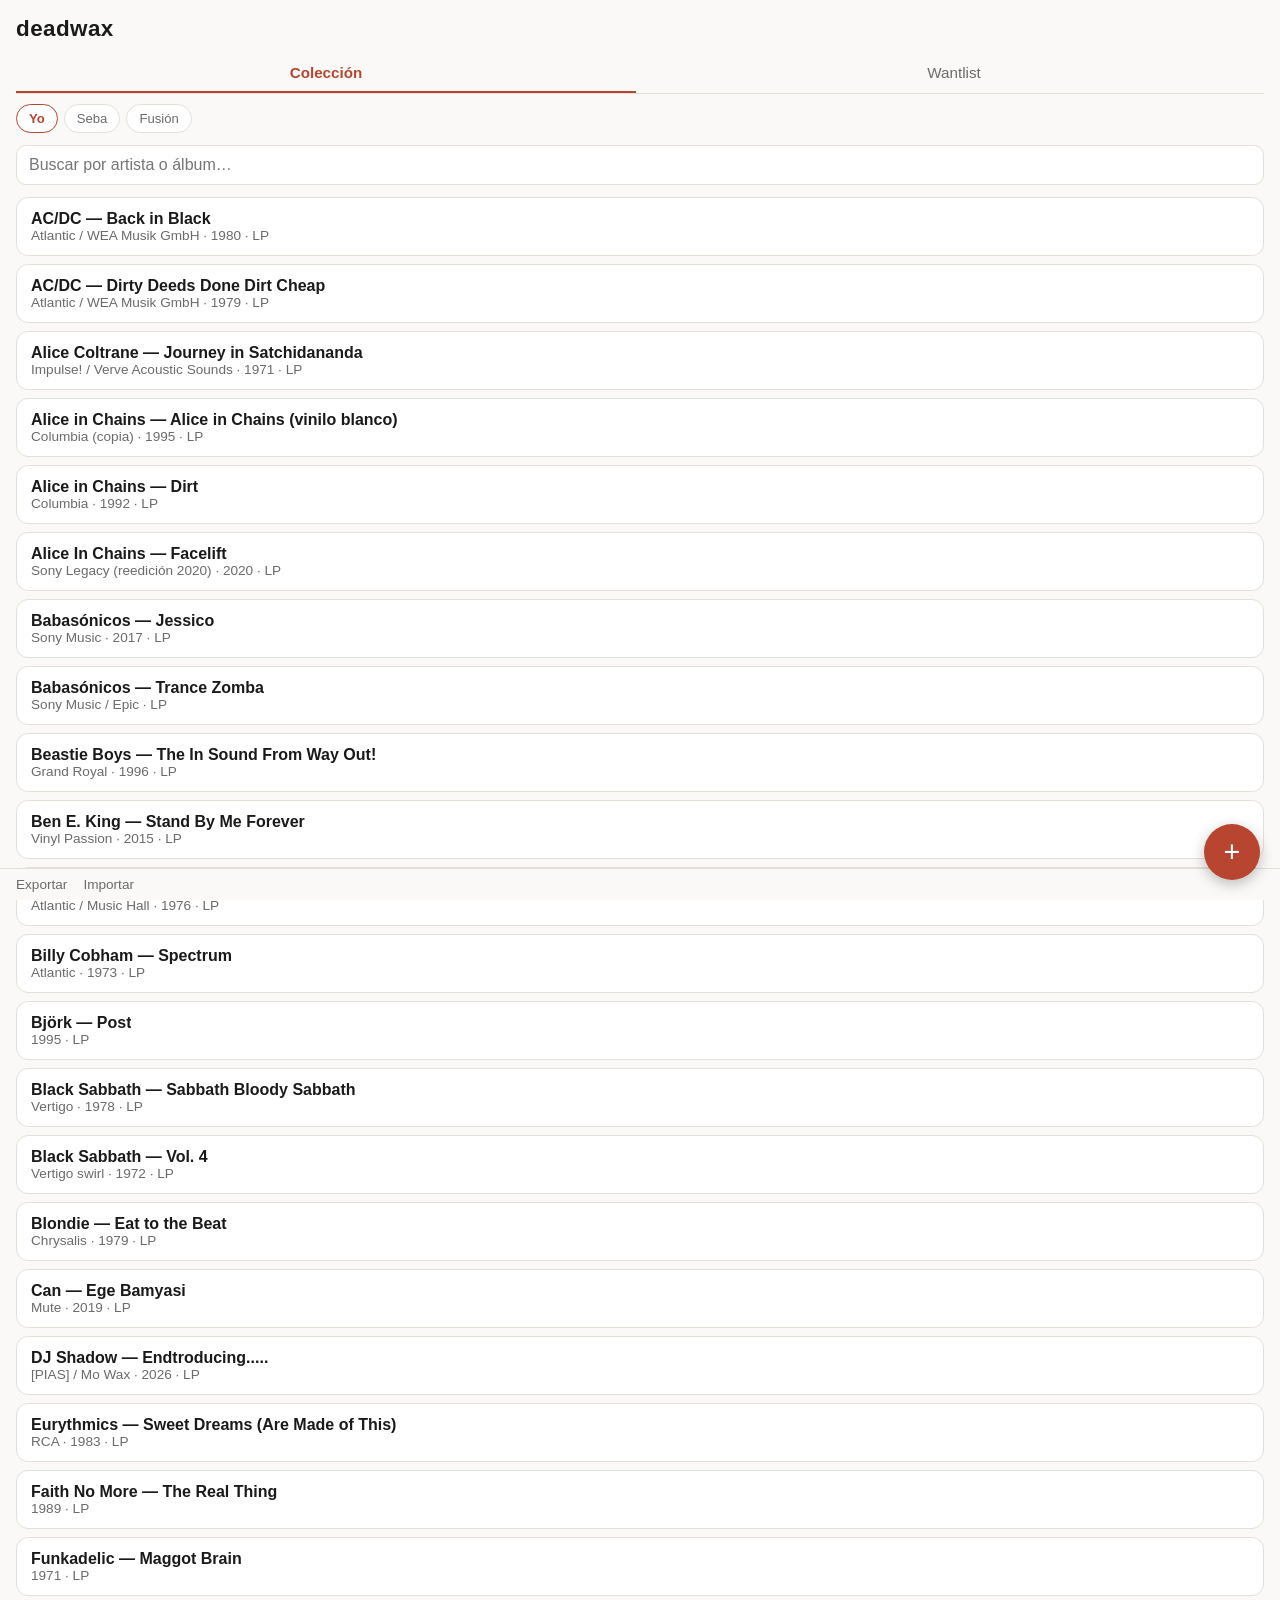
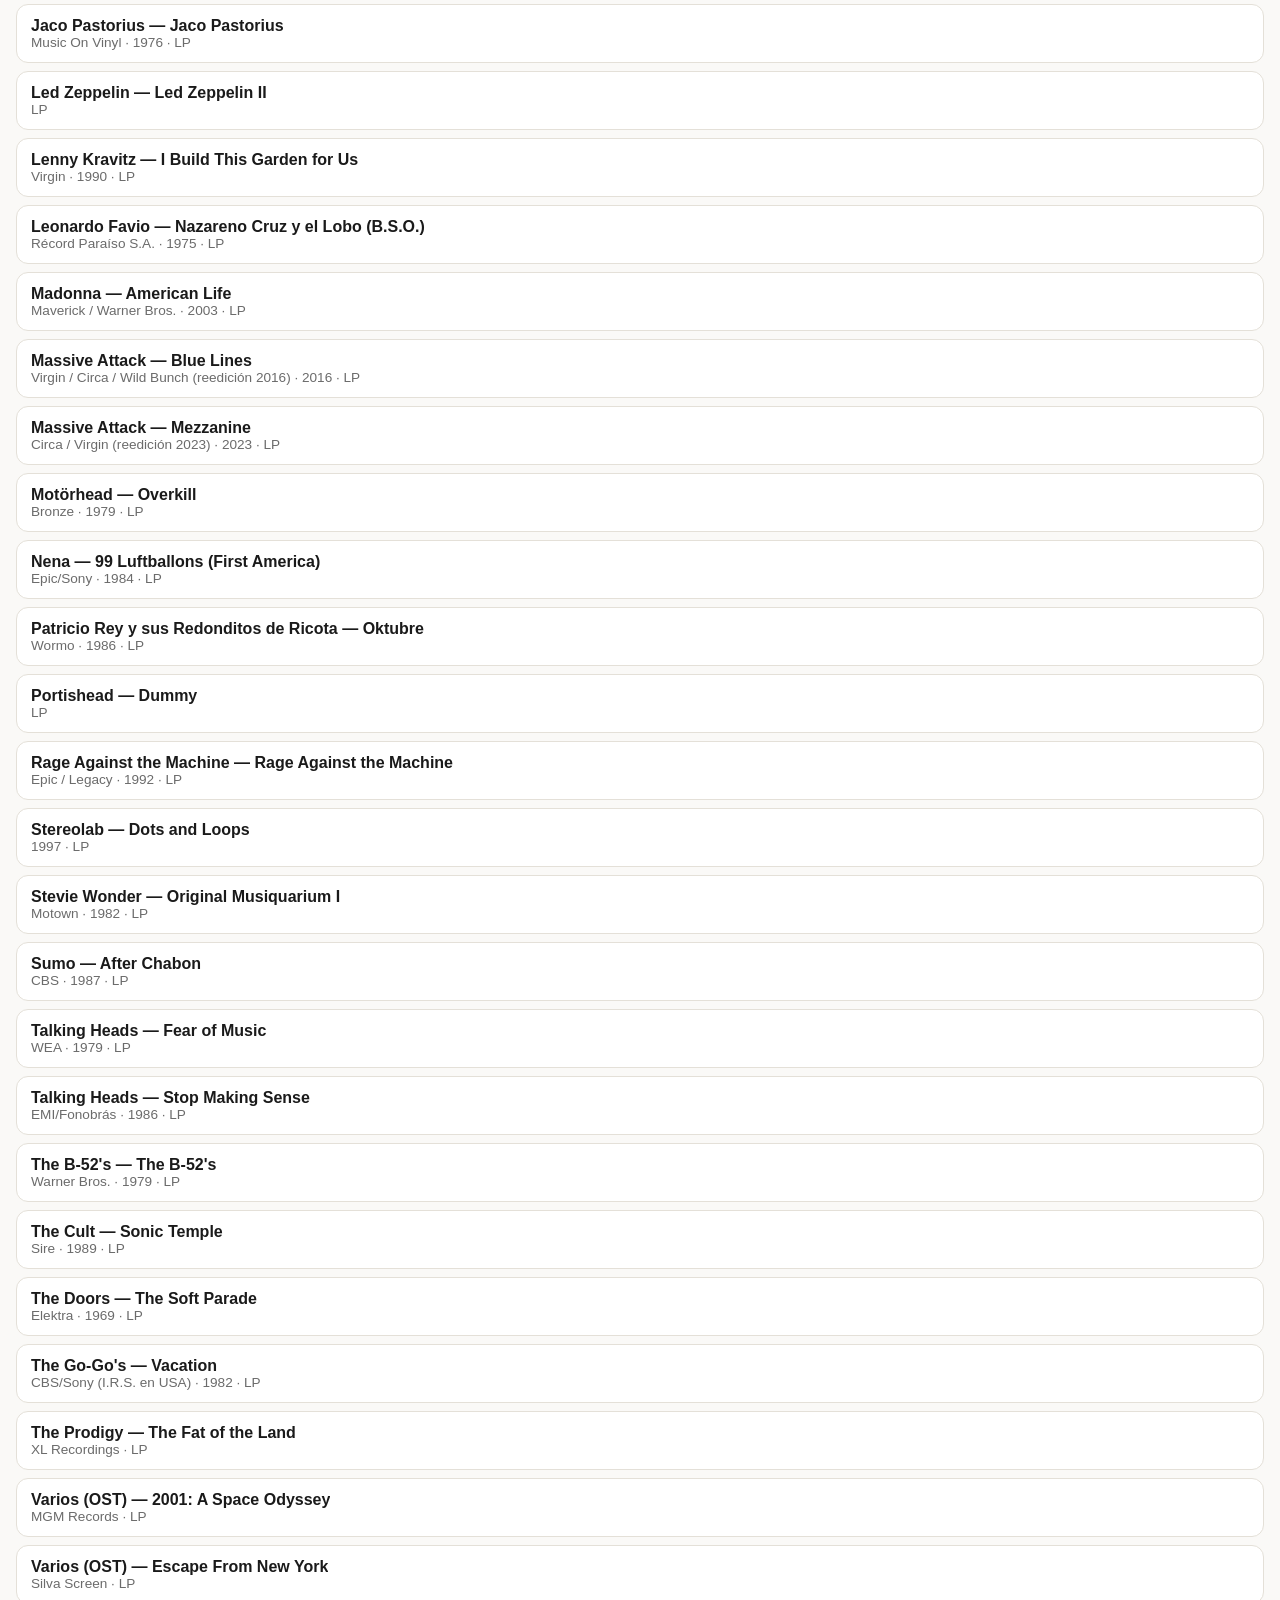
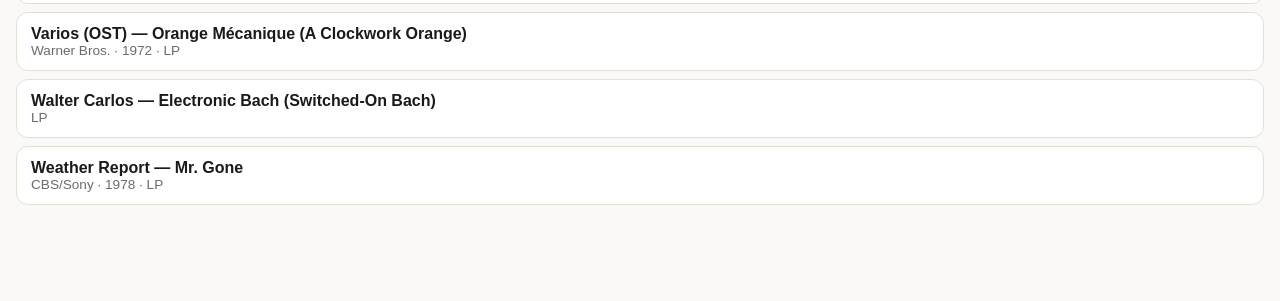
<file: index.html>
<!doctype html>
<html lang="es">
<head>
  <meta charset="UTF-8" />
  <meta name="viewport" content="width=device-width, initial-scale=1.0, viewport-fit=cover" />
  <title>deadwax</title>
  <link rel="stylesheet" href="css/style.css" />
</head>
<body>
  <header class="topbar">
    <h1>deadwax</h1>
    <div class="tabs">
      <button class="tab active" data-tab="collection">Colección</button>
      <button class="tab" data-tab="wantlist">Wantlist</button>
    </div>
  </header>

  <div class="owner-filter" id="owner-filter">
    <button class="chip active" data-owner="yo">Yo</button>
    <button class="chip" data-owner="seba">Seba</button>
    <button class="chip" data-owner="fusion">Fusión</button>
  </div>

  <div class="searchbar">
    <input id="search" type="search" placeholder="Buscar por artista o álbum…" autocomplete="off" />
  </div>

  <main id="list" class="list"></main>

  <p id="empty" class="empty" hidden></p>

  <button id="fab" class="fab" aria-label="Agregar disco">+</button>

  <footer class="footer">
    <button id="export-btn" class="link-btn">Exportar</button>
    <label class="link-btn">
      Importar
      <input id="import-input" type="file" accept="application/json" hidden />
    </label>
  </footer>

  <dialog id="record-dialog">
    <form id="record-form" method="dialog">
      <h2 id="dialog-title">Nuevo disco</h2>
      <input type="hidden" id="record-id" />
      <input type="hidden" id="record-type" />

      <label id="owner-field">De quién
        <select id="f-owner">
          <option value="yo">Yo</option>
          <option value="seba">Seba</option>
        </select>
      </label>
      <label>Artista *<input id="f-artist" required /></label>
      <label>Álbum *<input id="f-album" required /></label>
      <label>Sello<input id="f-label" /></label>
      <label>Año<input id="f-year" inputmode="numeric" maxlength="4" /></label>
      <label>Formato
        <select id="f-format">
          <option value="LP">LP</option>
          <option value="12&quot;">12"</option>
          <option value="7&quot;">7"</option>
          <option value="CD">CD</option>
          <option value="Otro">Otro</option>
        </select>
      </label>
      <label>Notas<textarea id="f-notes" rows="2" placeholder="ej: solo prensación original, cualquier año, etc."></textarea></label>

      <div class="dialog-actions">
        <button type="button" id="delete-btn" class="danger" hidden>Eliminar</button>
        <button type="button" id="cancel-btn">Cancelar</button>
        <button type="submit" id="save-btn">Guardar</button>
      </div>
    </form>
  </dialog>

  <script src="js/seed-data.js"></script>
  <script src="js/app.js"></script>
</body>
</html>
</file>
<file: css/style.css>
:root {
  --bg: #faf9f7;
  --surface: #ffffff;
  --text: #1a1a1a;
  --muted: #6b6b6b;
  --border: #e4e0d8;
  --accent: #b8452f;
  --accent-text: #ffffff;
  --danger: #b8452f;
  padding-top: env(safe-area-inset-top, 0px);
  padding-bottom: env(safe-area-inset-bottom, 0px);
}

@media (prefers-color-scheme: dark) {
  :root:not([data-theme="light"]) {
    --bg: #14120f;
    --surface: #1e1b17;
    --text: #f2ede4;
    --muted: #a89e8f;
    --border: #34302a;
    --accent: #e0684a;
    --accent-text: #14120f;
    --danger: #e0684a;
  }
}

:root[data-theme="dark"] {
  --bg: #14120f;
  --surface: #1e1b17;
  --text: #f2ede4;
  --muted: #a89e8f;
  --border: #34302a;
  --accent: #e0684a;
  --accent-text: #14120f;
  --danger: #e0684a;
}

* { box-sizing: border-box; }

body {
  margin: 0;
  font-family: -apple-system, BlinkMacSystemFont, "Segoe UI", Roboto, sans-serif;
  background: var(--bg);
  color: var(--text);
  padding: 0 16px 96px;
}

.topbar {
  position: sticky;
  top: env(safe-area-inset-top, 0px);
  background: var(--bg);
  padding-top: 16px;
  z-index: 5;
}

.topbar h1 {
  font-size: 1.4rem;
  margin: 0 0 12px;
  letter-spacing: 0.02em;
}

.tabs {
  display: flex;
  gap: 8px;
  border-bottom: 1px solid var(--border);
}

.tab {
  flex: 1;
  padding: 10px 8px;
  background: none;
  border: none;
  border-bottom: 2px solid transparent;
  color: var(--muted);
  font-size: 0.95rem;
  cursor: pointer;
}

.tab.active {
  color: var(--accent);
  border-bottom-color: var(--accent);
  font-weight: 600;
}

.owner-filter {
  display: flex;
  gap: 6px;
  padding-top: 10px;
  background: var(--bg);
}

.owner-filter[hidden] { display: none !important; }

.chip {
  border: 1px solid var(--border);
  background: var(--surface);
  color: var(--muted);
  border-radius: 999px;
  padding: 6px 12px;
  font-size: 0.82rem;
  cursor: pointer;
}

.chip.active {
  border-color: var(--accent);
  color: var(--accent);
  font-weight: 600;
}

.searchbar {
  padding: 12px 0;
  position: sticky;
  top: calc(env(safe-area-inset-top, 0px) + 76px);
  background: var(--bg);
  z-index: 4;
}

.searchbar input {
  width: 100%;
  padding: 10px 12px;
  border-radius: 10px;
  border: 1px solid var(--border);
  background: var(--surface);
  color: var(--text);
  font-size: 1rem;
}

.list {
  display: flex;
  flex-direction: column;
  gap: 8px;
  min-width: 0;
}

.card {
  background: var(--surface);
  border: 1px solid var(--border);
  border-radius: 12px;
  padding: 12px 14px;
  display: flex;
  justify-content: space-between;
  align-items: center;
  gap: 10px;
  cursor: pointer;
  min-width: 0;
}

.card-main { min-width: 0; }

.card-title {
  font-weight: 600;
  overflow: hidden;
  text-overflow: ellipsis;
  white-space: nowrap;
}

.card-sub {
  color: var(--muted);
  font-size: 0.85rem;
  overflow: hidden;
  text-overflow: ellipsis;
  white-space: nowrap;
}

.owner-badge {
  display: inline-block;
  font-size: 0.72rem;
  font-weight: 600;
  color: var(--accent);
  border: 1px solid var(--accent);
  border-radius: 999px;
  padding: 1px 8px;
  margin-right: 8px;
  flex-shrink: 0;
}

.card-actions {
  display: flex;
  gap: 6px;
  flex-shrink: 0;
}

.pill-btn {
  border: 1px solid var(--border);
  background: var(--bg);
  color: var(--text);
  border-radius: 999px;
  padding: 6px 10px;
  font-size: 0.8rem;
  cursor: pointer;
  white-space: nowrap;
}

.pill-btn.buy {
  border-color: var(--accent);
  color: var(--accent);
}

.empty {
  color: var(--muted);
  text-align: center;
  margin-top: 40px;
}

.fab {
  position: fixed;
  right: 20px;
  bottom: calc(env(safe-area-inset-bottom, 0px) + 20px);
  width: 56px;
  height: 56px;
  border-radius: 50%;
  background: var(--accent);
  color: var(--accent-text);
  border: none;
  font-size: 1.8rem;
  line-height: 1;
  box-shadow: 0 4px 14px rgba(0, 0, 0, 0.25);
  cursor: pointer;
  z-index: 6;
}

.footer {
  position: fixed;
  left: 0;
  right: 0;
  bottom: 0;
  padding: 8px 16px calc(env(safe-area-inset-bottom, 0px) + 8px);
  background: var(--bg);
  border-top: 1px solid var(--border);
  display: flex;
  gap: 16px;
  font-size: 0.85rem;
}

.link-btn {
  background: none;
  border: none;
  color: var(--muted);
  cursor: pointer;
  padding: 0;
  font: inherit;
}

dialog {
  border: none;
  border-radius: 14px;
  padding: 20px;
  width: min(92vw, 420px);
  background: var(--surface);
  color: var(--text);
}

dialog::backdrop {
  background: rgba(0, 0, 0, 0.5);
}

dialog h2 {
  margin-top: 0;
  font-size: 1.1rem;
}

#record-form label {
  display: block;
  font-size: 0.85rem;
  color: var(--muted);
  margin-bottom: 10px;
}

#record-form input,
#record-form select,
#record-form textarea {
  width: 100%;
  margin-top: 4px;
  padding: 8px 10px;
  border-radius: 8px;
  border: 1px solid var(--border);
  background: var(--bg);
  color: var(--text);
  font-size: 1rem;
  font-family: inherit;
}

.dialog-actions {
  display: flex;
  justify-content: flex-end;
  gap: 8px;
  margin-top: 12px;
}

.dialog-actions button {
  padding: 8px 14px;
  border-radius: 8px;
  border: 1px solid var(--border);
  background: var(--bg);
  color: var(--text);
  cursor: pointer;
}

.dialog-actions .danger {
  color: var(--danger);
  border-color: var(--danger);
  margin-right: auto;
}

.dialog-actions #save-btn {
  background: var(--accent);
  color: var(--accent-text);
  border-color: var(--accent);
  font-weight: 600;
}

img { max-width: 100%; }
[hidden] { display: none !important; }
</file>
